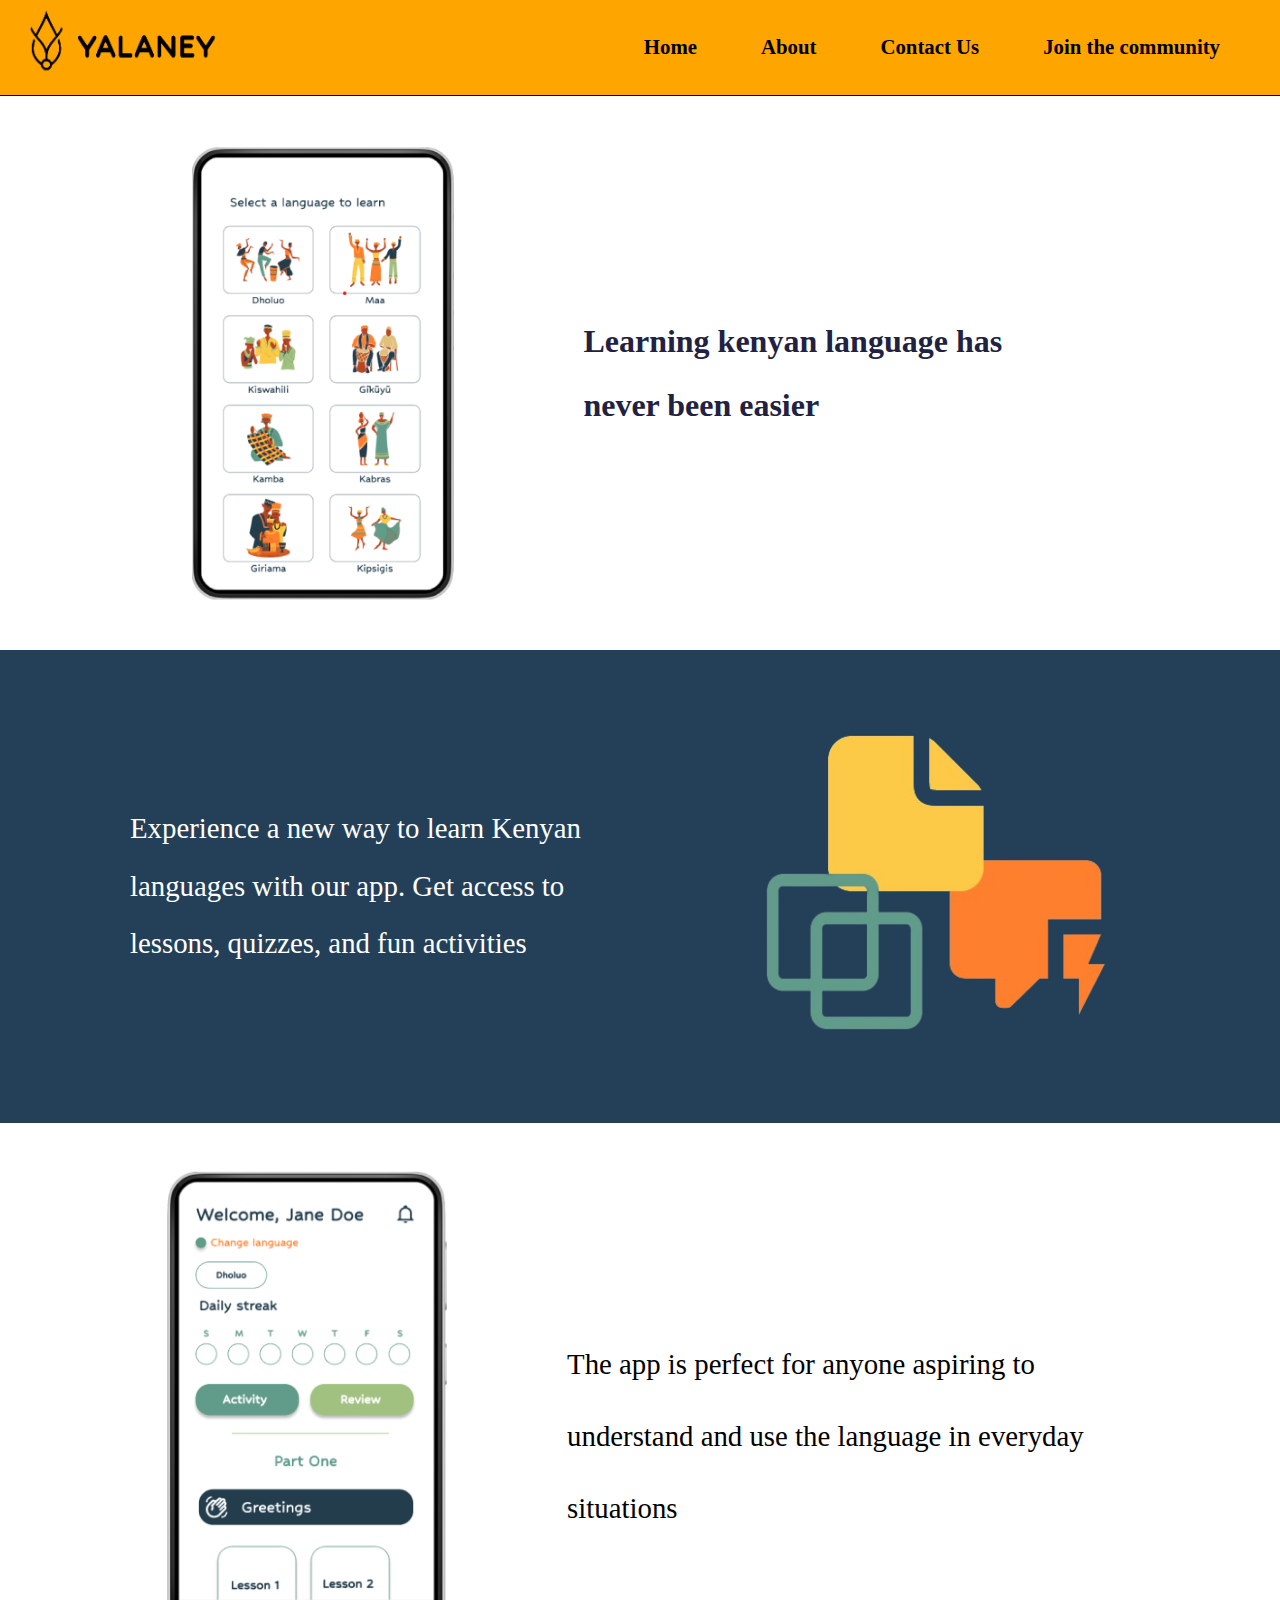
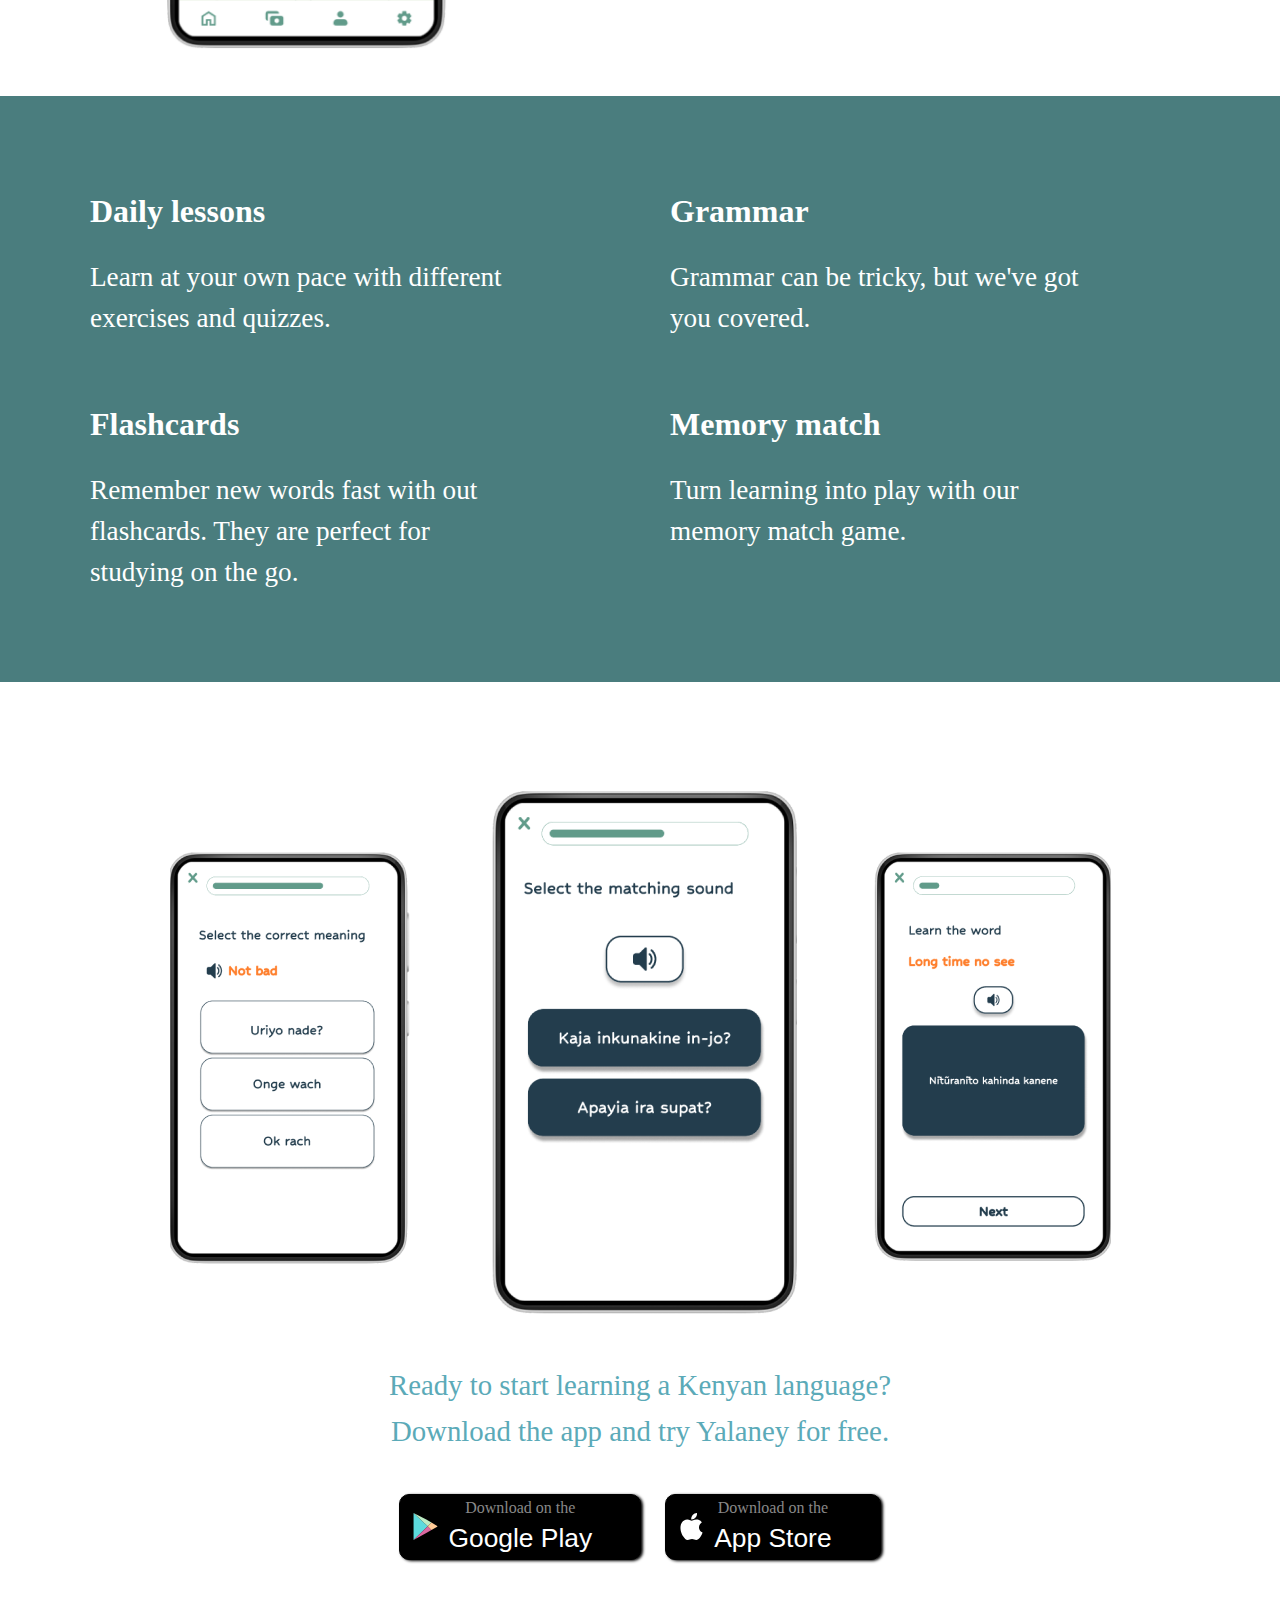
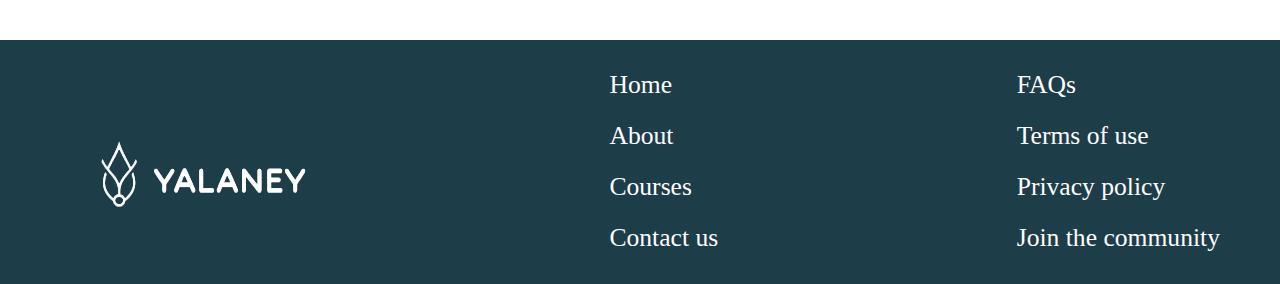
<file: index.html>
<!DOCTYPE html>
<html lang="en">

<head>
    <meta charset="UTF-8">
    <meta name="viewport" content="width=device-width, initial-scale=1.0">
    <title>Yalaney</title>

    <link rel="stylesheet" href="css/style.css">
    <link rel="icon" href="Images/Yalaney_Logo3.png">
    <link rel="apple-touch-icon" sizes="180x180" href="/apple-touch-icon.png">
    <link rel="icon" type="image/png" sizes="32x32" href="/favicon-32x32.png">
    <link rel="icon" type="image/png" sizes="16x16" href="/favicon-16x16.png">
    <link rel="manifest" href="/site.webmanifest">
</head>

<body>

    <header>
        <a href="index.html">
            <img src="Images/Yalaney_Logo.png" alt="Yalaney" width="200px">
        </a>
        <div class="navbar">
            <nav>
                <ul>
                    <li> <a class="ex1" href="index.html">Home</a></li>
                    <li> <a class="ex1" href="about.html">About</a></li>
                    <li> <a class="ex1" href="contact.html">Contact Us</a></li>
                    <li> <a class="ex1" href="signup.html">Join the community</a></li>
                </ul>
            </nav>
        </div>
    </header>

    <section class="hero">
        <div class="container">
            <img src="Images/Yalaney.png" alt="app" width="300px">
            <div class="text">
                <h1>Learning kenyan language has never been easier</h1>
            </div>
        </div>

        <div class="container2">
            <div class="txt">
                <p>Experience a new way to learn Kenyan <br> languages with our app. Get access to <br> lessons,
                    quizzes, and fun activities</p>
            </div>
            <div class="logo">
                <img src="Images/logo.png" alt="logo">
            </div>
        </div>

        <div class="container">
            <img src="Images/app.png" alt="app" width="300px">
            <div class="text2">
                <p>The app is perfect for anyone aspiring to <br> understand and use the language in everyday <br>
                    situations</p>
            </div>
        </div>

        <div class="container3">
            <div class="item">
                <h2>Daily lessons</h2>
                <p>Learn at your own pace with different <br> exercises and quizzes.</p>
            </div>

            <div class="item">
                <h2>Grammar</h2>
                <p>Grammar can be tricky, but we've got <br> you covered.</p>
            </div>

            <div class="item">
                <h2>Flashcards</h2>
                <p>Remember new words fast with out <br> flashcards. They are perfect for <br> studying on the go.</p>
            </div>

            <div class="item">
                <h2>Memory match</h2>
                <p>Turn learning into play with our <br> memory match game.</p>
            </div>
        </div>

        <div class="container4">
            <img src="Images/logos.png" alt="logo">
            <div class="ready">
                <p>Ready to start learning a Kenyan language?<br>Download the app and try Yalaney for free.</p>
            </div>

            <div class="button">
                <!--Google Play Download Button-->
                <a href="#" target="_blank" class="market-btn google-btn" role="button">
                    <span class="market-button-subtitle">Download on the</span>
                    <span class="market-button-title">Google Play</span>
                </a>
                <!--App Store Download Button-->
                <a href="#" target="_blank" class="market-btn apple-btn" role="button">
                    <span class="market-button-subtitle">Download on the</span>
                    <span class="market-button-title">App Store</span>
                </a>
            </div>
        </div>
    </section>

    <footer>
        <div class="footer-content">
            <div class="footer-column">
                <a href="index.html">
                    <img src="Images/Yalaney_Logo2.png" alt="">
                </a>
            </div>

            <div class="footer-column">
                <a href="index.html">Home</a>
                <a href="about.html">About</a>
                <a href="courses.html">Courses</a>
                <a href="contact.html">Contact us</a>
            </div>

            <div class="footer-column">
                <a href="faq.html">FAQs</a>
                <a href="tou.html">Terms of use</a>
                <a href="policy.html">Privacy policy</a>
                <a href="signup.html">Join the community</a>
            </div>
        </div>
    </footer>

</body>

</html>
</file>
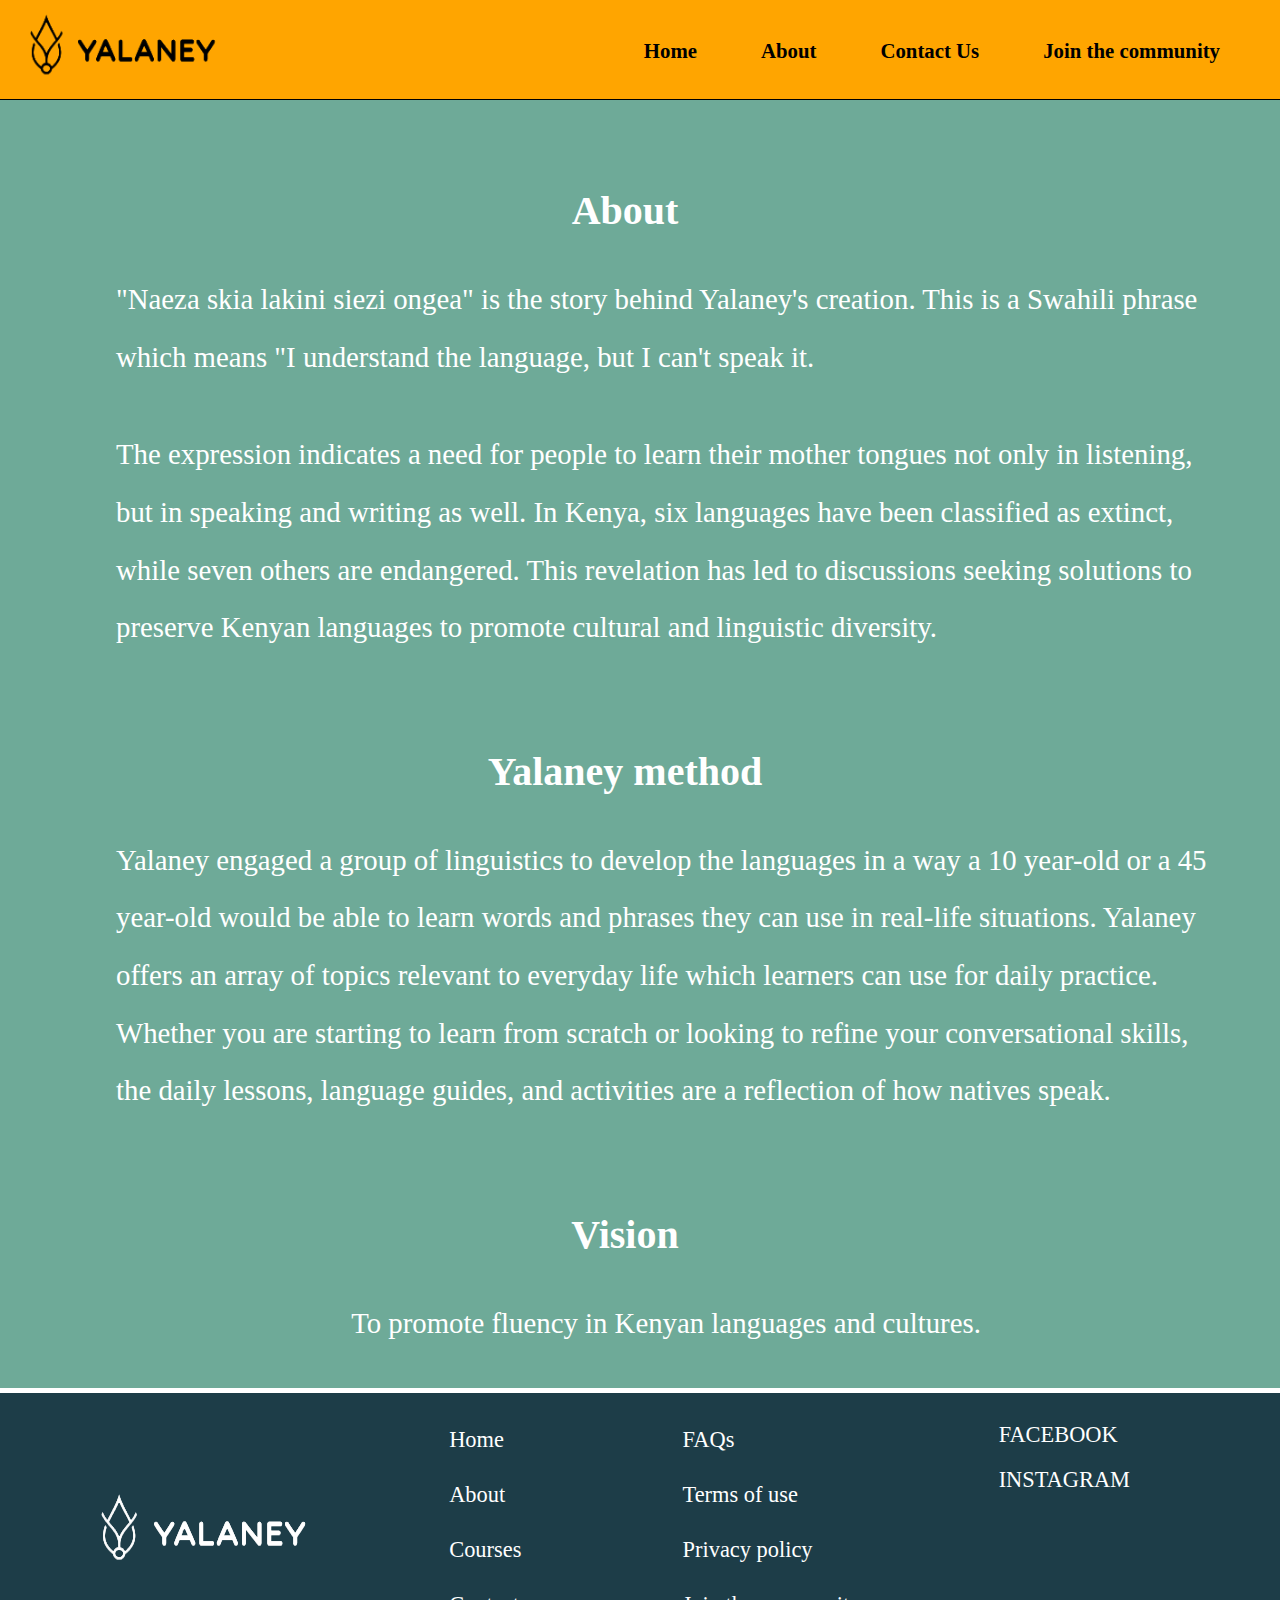
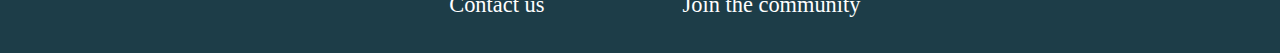
<file: about.html>
<!DOCTYPE html>
<html lang="en">

<head>
    <meta charset="UTF-8">
    <meta name="viewport" content="width=device-width, initial-scale=1.0">
    <title>About</title>

    <link rel="stylesheet" href="css/about.css">
    <link rel="icon" href="Images/Yalaney_Logo3.png">
    <link rel="apple-touch-icon" sizes="180x180" href="/apple-touch-icon.png">
    <link rel="icon" type="image/png" sizes="32x32" href="/favicon-32x32.png">
    <link rel="icon" type="image/png" sizes="16x16" href="/favicon-16x16.png">
    <link rel="manifest" href="/site.webmanifest">
</head>

<header>
    <a href="index.html">
        <img src="Images/Yalaney_Logo.png" alt="Yalaney" width="200px">
    </a>

    <nav>
        <ul>
            <li> <a class="ex1" href="index.html">Home</a></li>
            <li> <a class="ex1" href="about.html">About</a></li>
            <li> <a class="ex1" href="contact.html">Contact Us</a></li>
            <li> <a class="ex1" href="signup.html">Join the community</a></li>
        </ul>
    </nav>
</header>


<body>

    <div class="container">
        <div class="about">
            <h1>About</h1>
            <p>"Naeza skia lakini siezi ongea" is the story behind Yalaney's creation. This is a Swahili phrase which
                means "I understand the language, but I can't speak it.</p>
            <p>The expression indicates a need for people to learn their mother tongues not only in listening, but in
                speaking and writing as well. In Kenya, six languages have been classified as extinct, while seven
                others are endangered. This revelation has led to discussions seeking solutions to preserve Kenyan
                languages to promote cultural and linguistic diversity.</p>

            <h1>Yalaney method</h1>
            <p>Yalaney engaged a group of linguistics to develop the languages in a way a 10 year-old or a 45 year-old
                would be able to learn words and phrases they can use in real-life situations. Yalaney offers an array
                of topics relevant to everyday life which learners can use for daily practice. Whether you are starting
                to learn from scratch or looking to refine your conversational skills, the daily lessons, language
                guides, and activities are a reflection of how natives speak.</p>

            <div class="vision">
                <h1>Vision</h1>
                <p>To promote fluency in Kenyan languages and cultures.</p>
            </div>
        </div>
    </div>

    <footer>
        <div class="footer-content">
            <div class="footer-column">
                <a href="index.html">
                    <img src="Images/Yalaney_Logo2.png" alt="">
                </a>
            </div>

            <div class="footer-column">
                <a href="index.html">Home</a>
                <a href="about.html">About</a>
                <a href="courses.html">Courses</a>
                <a href="contact.html">Contact us</a>
            </div>

            <div class="footer-column">
                <a href="faq.html">FAQs</a>
                <a href="tou.html">Terms of use</a>
                <a href="policy.html">Privacy policy</a>
                <a href="signup.html">Join the community</a>
            </div>

            <div class="footer-column">
                <div class="footer-link">
                    <p><a href="#" target="_blank">FACEBOOK</a></p>
                    <p><a href="#" target="_blank">INSTAGRAM</a></p>
                </div>
            </div>
        </div>
    </footer>

</body>

</html>
</file>
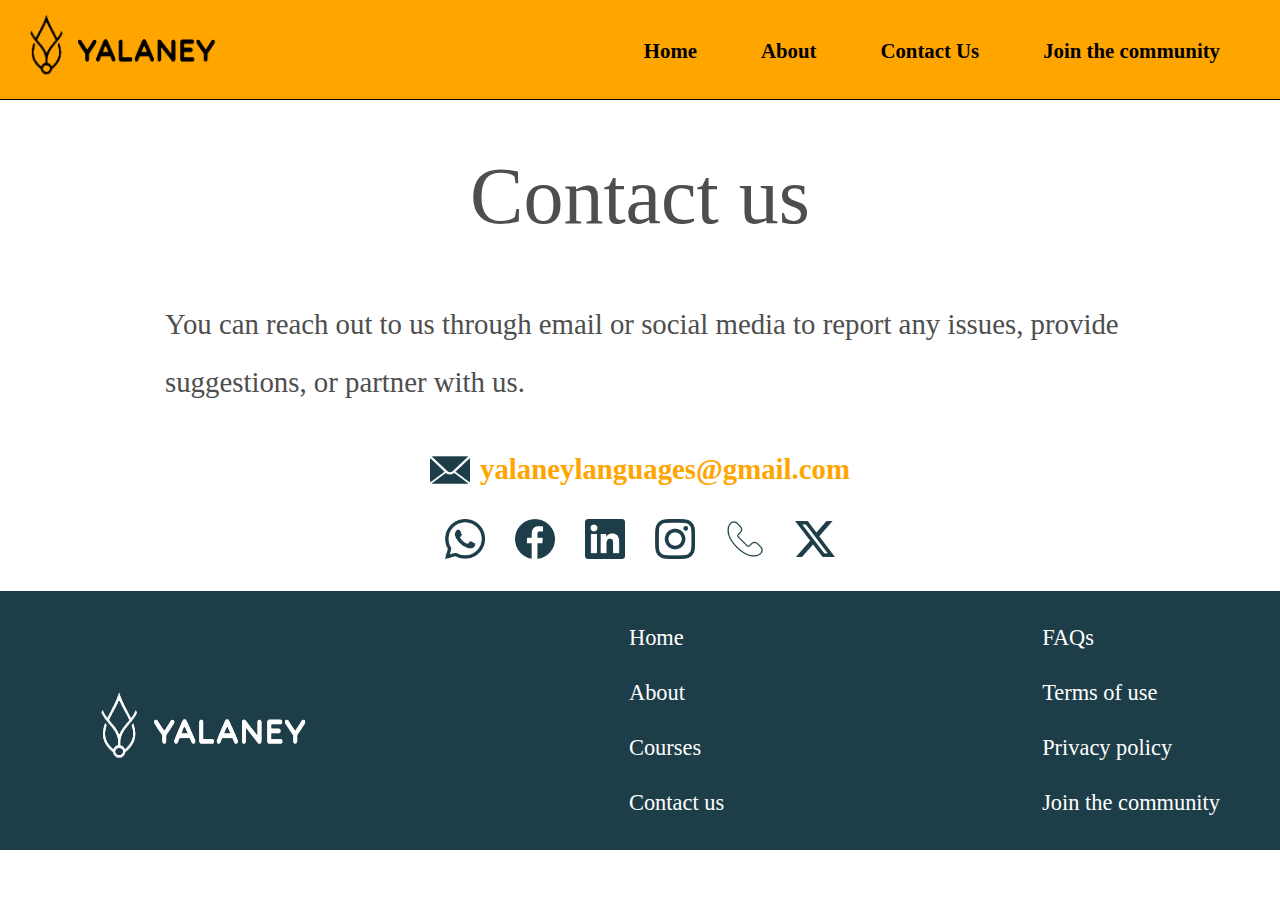
<file: contact.html>
<!DOCTYPE html>
<html lang="en">

<head>
    <meta charset="UTF-8">
    <meta name="viewport" content="width=device-width, initial-scale=1.0">
    <title>Contact</title>

    <link rel="stylesheet" href="css/contact.css">
    <link rel="icon" href="Images/Yalaney_Logo3.png">
    <link rel="apple-touch-icon" sizes="180x180" href="/apple-touch-icon.png">
    <link rel="icon" type="image/png" sizes="32x32" href="/favicon-32x32.png">
    <link rel="icon" type="image/png" sizes="16x16" href="/favicon-16x16.png">
    <link rel="manifest" href="/site.webmanifest">
</head>

<header>
    <a href="index.html">
        <img src="Images/Yalaney_Logo.png" alt="Yalaney" width="200px">
    </a>

    <nav>
        <ul>
            <li> <a class="ex1" href="index.html">Home</a></li>
            <li> <a class="ex1" href="about.html">About</a></li>
            <li> <a class="ex1" href="contact.html">Contact Us</a></li>
            <li> <a class="ex1" href="signup.html">Join the community</a></li>
        </ul>
    </nav>
</header>

<body>

    <div class="container">
        <div class="contact">
            <div class="contactus">
                <h1>Contact us</h1>
                <p>You can reach out to us through email or social media to report any issues, provide suggestions, or
                    partner with us.</p>
            </div>

            <div class="email">
                <img src="Images/email.png" alt="email" width="40px">
                <a href="#">yalaneylanguages@gmail.com</a>
            </div>

            <div class="icon">
                <div class="logo">
                    <a href="#">
                        <img src="Images/whatsapp.png" alt="whatsapp" width="40px">
                    </a>
                </div>
                <div class="logo">
                    <a href="#">
                        <img src="Images/fb.png" alt="facebook" width="40px">
                    </a>
                </div>
                <div class="logo">
                    <a href="#">
                        <img src="Images/linkedIn.png" alt="linkedIn" width="40px">
                    </a>
                </div>
                <div class="logo">
                    <a href="#">
                        <img src="Images/ig.png" alt="instagram" width="40px">
                    </a>
                </div>
                <div class="logo">
                    <a href="phone.html">
                        <img src="Images/phone.png" alt="phone" width="40px">
                    </a>
                </div>
                <div class="logo">
                    <a href="#">
                        <img src="Images/x.png" alt="x" width="40px">
                    </a>
                </div>
            </div>

        </div>
    </div>

    <footer>
        <div class="footer-content">
            <div class="footer-column">
                <a href="index.html">
                    <img src="Images/Yalaney_Logo2.png" alt="">
                </a>
            </div>

            <div class="footer-column">
                <a href="index.html">Home</a>
                <a href="about.html">About</a>
                <a href="courses.html">Courses</a>
                <a href="contact.html">Contact us</a>
            </div>

            <div class="footer-column">
                <a href="faq.html">FAQs</a>
                <a href="tou.html">Terms of use</a>
                <a href="policy.html">Privacy policy</a>
                <a href="community.html">Join the community</a>
            </div>
        </div>
    </footer>
</body>

</html>
</file>
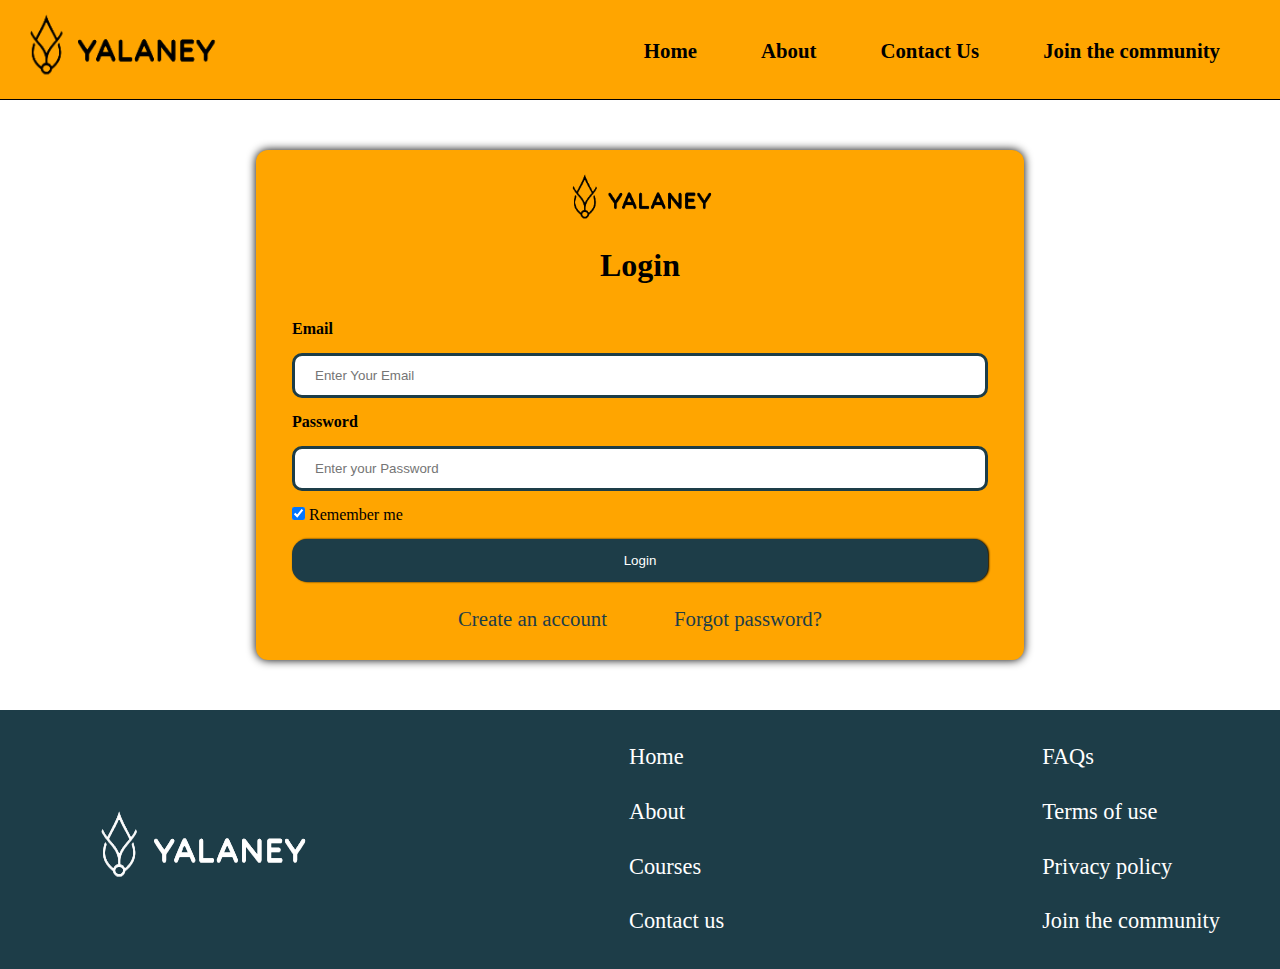
<file: login.html>
<!DOCTYPE html>
<html lang="en">

<head>
    <meta charset="UTF-8">
    <meta name="viewport" content="width=device-width, initial-scale=1.0">
    <title>Login</title>

    <link rel="stylesheet" href="css/community.css">
    <link rel="icon" href="Images/Yalaney_Logo3.png">
    <link rel="apple-touch-icon" sizes="180x180" href="/apple-touch-icon.png">
    <link rel="icon" type="image/png" sizes="32x32" href="/favicon-32x32.png">
    <link rel="icon" type="image/png" sizes="16x16" href="/favicon-16x16.png">
    <link rel="manifest" href="/site.webmanifest">
</head>

<header>
    <a href="index.html">
        <img src="Images/Yalaney_Logo.png" alt="Yalaney" width="200px">
    </a>

    <nav>
        <ul>
            <li> <a class="ex1" href="index.html">Home</a></li>
            <li> <a class="ex1" href="about.html">About</a></li>
            <li> <a class="ex1" href="contact.html">Contact Us</a></li>
            <li> <a class="ex1" href="signup.html">Join the community</a></li>
        </ul>
    </nav>
</header>

<body>

    <div class="container">
        <div class="join">
            <img src="Images/Yalaney_Logo.png" alt="logo" width="150px">
            <h1>Login</h1>
        </div>

        <div class="login">
            <form action="login.php" method="POST">
                <label for="email"><b>Email</b></label>
                <input type="email" placeholder="Enter Your Email" name="email" required>        
                <label for="password"><b>Password</b></label>
                <input type="password" placeholder="Enter your Password" name="password" required>
                <label><input type="checkbox" checked="checked" name="remember"> Remember me</label>
            </form>
            <button type="submit" class="btn">Login</button>
        </div>

        <div class="acc">
            <a href="signup.html" class="ex1">Create an account</a>
            <a href="#" class="ex1">Forgot password?</a>
        </div>
    </div>


    <footer>
        <div class="footer-content">
            <div class="footer-column">
                <a href="index.html">
                    <img src="Images/Yalaney_Logo2.png" alt="">
                </a>
            </div>

            <div class="footer-column">
                <a href="index.html">Home</a>
                <a href="about.html">About</a>
                <a href="courses.html">Courses</a>
                <a href="contact.html">Contact us</a>
            </div>

            <div class="footer-column">
                <a href="faq.html">FAQs</a>
                <a href="tou.html">Terms of use</a>
                <a href="policy.html">Privacy policy</a>
                <a href="signup.html">Join the community</a>
            </div>
        </div>
    </footer>
</body>

</html>
</file>
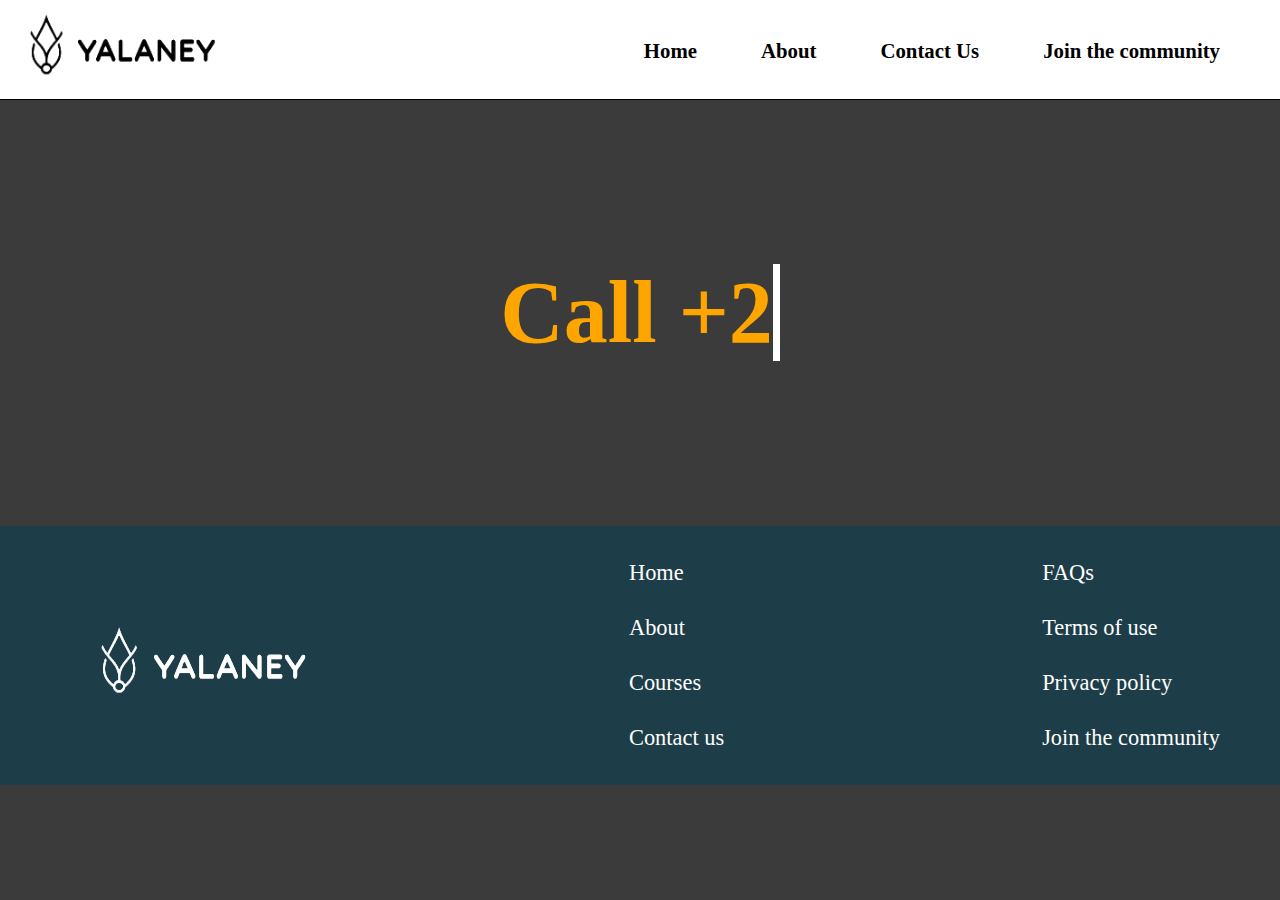
<file: phone.html>
<!DOCTYPE html>
<html lang="en">

<head>
    <meta charset="UTF-8">
    <meta name="viewport" content="width=device-width, initial-scale=1.0">
    <title>Phone</title>

    <link rel="stylesheet" href="css\phone.css">
    <link rel="icon" href="Images/Yalaney_Logo3.png">
    <link rel="apple-touch-icon" sizes="180x180" href="/apple-touch-icon.png">
    <link rel="icon" type="image/png" sizes="32x32" href="/favicon-32x32.png">
    <link rel="icon" type="image/png" sizes="16x16" href="/favicon-16x16.png">
    <link rel="manifest" href="/site.webmanifest">
</head>

<header>
    <a href="index.html">
        <img src="Images/Yalaney_Logo.png" alt="Yalaney" width="200px">
    </a>

    <nav>
        <ul>
            <li> <a class="ex1" href="index.html">Home</a></li>
            <li> <a class="ex1" href="about.html">About</a></li>
            <li> <a class="ex1" href="contact.html">Contact Us</a></li>
            <li> <a class="ex1" href="signup.html">Join the community</a></li>
        </ul>
    </nav>
</header>

<body>
    <div class="typewriter">
        <h1>
            <a href="" class="typewrite" data-period="2000" data-type='["Call +2547 2003 0771"]'>
              <span class="wrap"></span>
            </a>
          </h1>
          <script src="phone.js"></script>
    </div>

    <footer>
        <div class="footer-content">
            <div class="footer-column">
                <a href="index.html">
                    <img src="Images/Yalaney_Logo2.png" alt="">
                </a>
            </div>

            <div class="footer-column">
                <a href="index.html">Home</a>
                <a href="about.html">About</a>
                <a href="courses.html">Courses</a>
                <a href="contact.html">Contact us</a>
            </div>

            <div class="footer-column">
                <a href="faq.html">FAQs</a>
                <a href="tou.html">Terms of use</a>
                <a href="policy.html">Privacy policy</a>
                <a href="signup.html">Join the community</a>
            </div>
        </div>
    </footer>
</body>
</html>
</file>
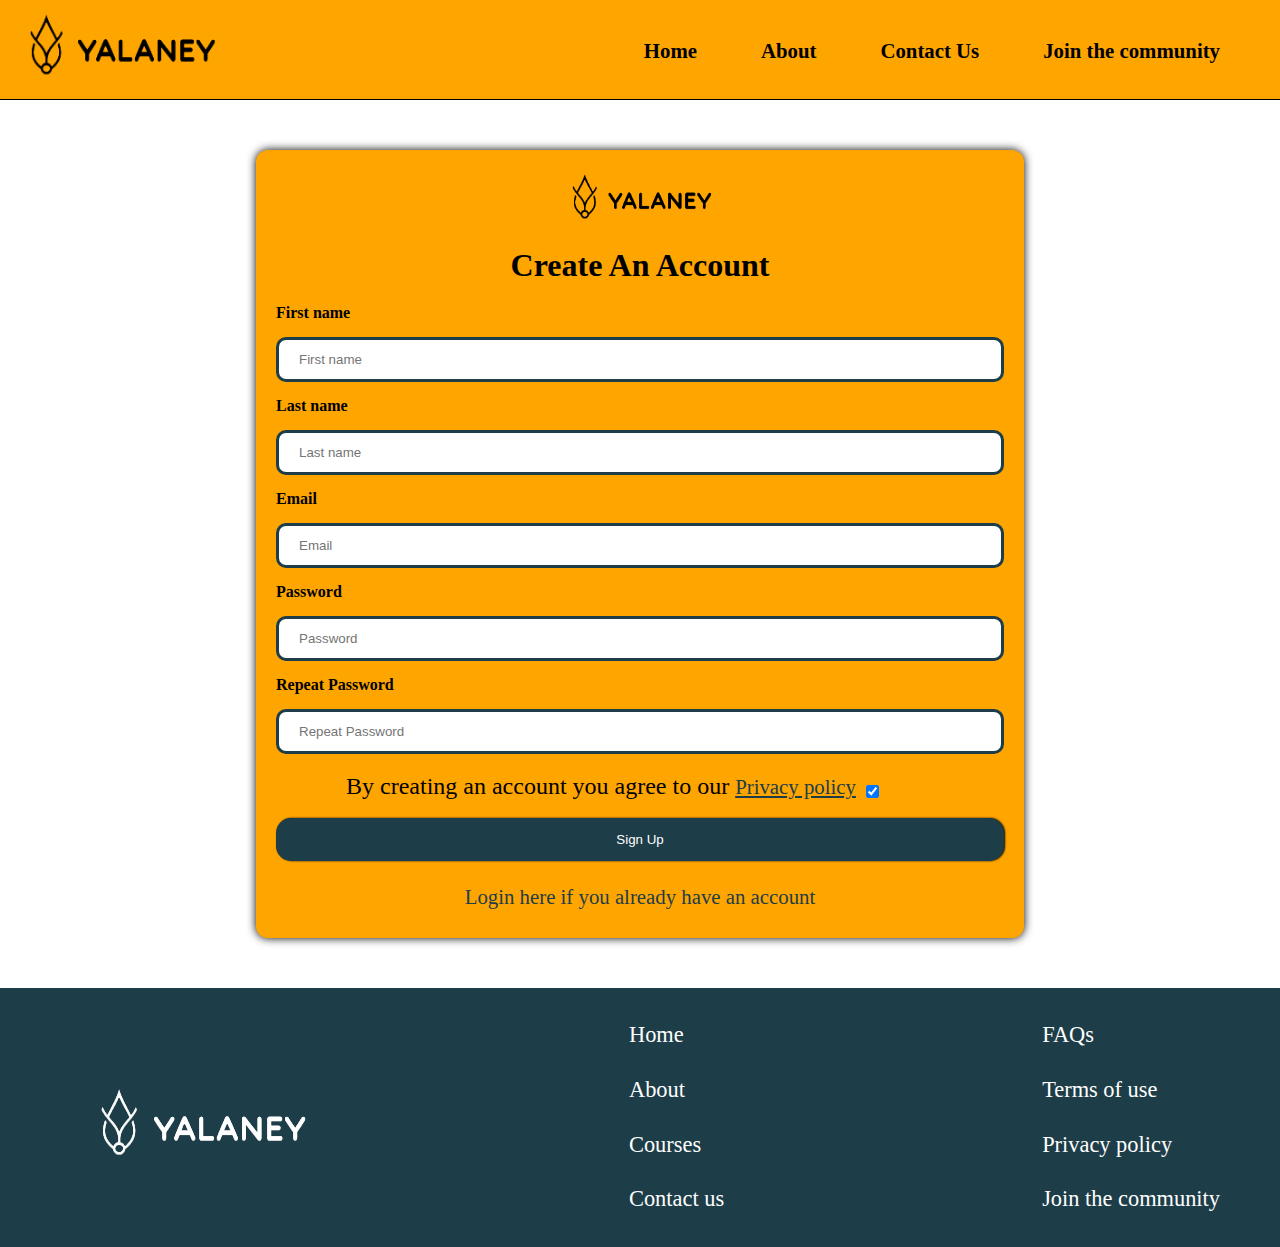
<file: signup.html>
<!DOCTYPE html>
<html lang="en">

<head>
    <meta charset="UTF-8">
    <meta name="viewport" content="width=device-width, initial-scale=1.0">
    <title>Create Account</title>

    <link rel="stylesheet" href="css/community.css">
    <link rel="icon" href="Images/Yalaney_Logo3.png">
    <link rel="apple-touch-icon" sizes="180x180" href="/apple-touch-icon.png">
    <link rel="icon" type="image/png" sizes="32x32" href="/favicon-32x32.png">
    <link rel="icon" type="image/png" sizes="16x16" href="/favicon-16x16.png">
    <link rel="manifest" href="/site.webmanifest">
</head>

<header>
    <a href="index.html">
        <img src="Images/Yalaney_Logo.png" alt="Yalaney" width="200px">
    </a>

    <nav>
        <ul>
            <li> <a class="ex1" href="index.html">Home</a></li>
            <li> <a class="ex1" href="about.html">About</a></li>
            <li> <a class="ex1" href="contact.html">Contact Us</a></li>
            <li> <a class="ex1" href="signup.html">Join the community</a></li>
        </ul>
    </nav>
</header>

<body>

    <div class="container">
        <div class="join">
            <img src="Images/Yalaney_Logo.png" alt="logo" width="150px">
            <h1>Create An Account</h1>
        </div>

        <div class="signup">
            <form action="register.php" method="POST">
                <label for="fName"><b>First name</b></label>
                <input type="text" placeholder="First name" name="fName" required>
                <label for="lName"><b>Last name</b></label>
                <input type="text" placeholder="Last name" name="lName" required>
                <label for="email"><b>Email</b></label>
                <input type="email" placeholder="Email" name="email" required>
                <label for="password"><b>Password</b></label>
                <input type="password" placeholder="Password" name="password" required>
                <label for="psw-repeat"><b>Repeat Password</b></label>
                <input type="password" placeholder="Repeat Password" name="psw-repeat">

                <div class="privacypolicy">
                    <p>By creating an account you agree to our <a href="policy.html" style="color:#1d3d48">Privacy
                            policy</a></p>
                    <label><input type="checkbox" checked="checked" name="remember"></label>
                </div>

            </form>
            <button type="submit" class="btn">Sign Up</button>
        </div>
        <div class="login-2">
            <a href="login.html" class="ex1">Login here if you already have an account</a>
        </div>
    </div>


    <footer>
        <div class="footer-content">
            <div class="footer-column">
                <a href="index.html">
                    <img src="Images/Yalaney_Logo2.png" alt="">
                </a>
            </div>

            <div class="footer-column">
                <a href="index.html">Home</a>
                <a href="about.html">About</a>
                <a href="courses.html">Courses</a>
                <a href="contact.html">Contact us</a>
            </div>

            <div class="footer-column">
                <a href="faq.html">FAQs</a>
                <a href="tou.html">Terms of use</a>
                <a href="policy.html">Privacy policy</a>
                <a href="community.html">Join the community</a>
            </div>
        </div>
    </footer>
</body>

</html>
</file>
<file: css/style.css>
* {
    margin: 0;
    padding: 0;
    box-sizing: border-box;
}

body {
    font-family: cursive;
    background-color: white;
    line-height: 1.6;
    width: 100%;
}

header {
    display: flex;
    justify-content: space-between;
    align-items: baseline;
    background-color: orange;
    border-bottom: 1px solid black;
}

header img {
    margin-left: 20px;
    margin-bottom: 20px;
    vertical-align: middle;
}

.navbar nav ul {
    margin-top: 30px;
}

.navbar nav ul li {
    display: inline-block;
}

.navbar nav ul li a {
    text-decoration: none;
    font-weight: bold;
    color: black;
    margin-right: 60px;
    font-size: 1.3em;
    transition: 0.3s ease, background-color 0.3s ease;
}

.navbar nav ul li a:hover,
a.ex1:active {
    font-size: 150%;
}

.container {
    padding: 1rem;
    display: flex;
    line-height: 2;
    flex-direction: row;
    align-items: center;
    justify-content: center;
    background-color: white;
    margin: 30px;
}

.container img {
    padding-right: 40px;
    width: 27%;
}

.text {
    width: 50%;
}

.container h1 {
    font-size: 2em;
    padding-right: 30px;
    color: rgb(33, 33, 66);
    margin-left: 80px;
}

.container p {
    font-size: 1.8em;
    margin-top: 55px;
    margin-left: 80px;
    padding-right: 30px;
    color: rgb(91, 170, 184);
}

.btn {
    display: flex;
    gap: 20px;
    margin: 10px;
    margin-left: 80px;
}

.container2 {
    display: flex;
    justify-content: space-between;
    align-items: center;
    width: 100%;
    background-color: #244058;
    padding: 5rem;

}

.txt {
    color: white;
    font-size: 1.8rem;
    line-height: 2;
    width: 60%;
    margin-left: 50px;
}

.logo img {
    margin-right: 90px;
    width: 350px;
    height: auto;
}

.text2 p {
    color: black;
    justify-content: center;
    line-height: 2.5;
}

.container3 {
    display: grid;
    grid-template-columns: 1fr 1fr;
    gap: 20px;
    padding: 70px;
    background-color: #4A7D7E;
    color: white;
}

.item {
    padding: 20px;
}

.item h2 {
    font-size: 2em;
    margin-bottom: 20px;
}

.item p {
    font-size: 1.7em;
    line-height: 1.5;
}

.container4 {
    display: block;
    padding: 70px;
    justify-content: center;
    text-align: center;
    width: 100%;
}

.container4 p {
    color: rgb(91, 170, 184);
    font-size: 1.8em;
    margin-bottom: 30px;
}

.container4 img {
    margin: 20px;
}

.footer {
    display: flex;
    justify-content: center;
    align-items: center;
}

.footer-content {
    background-color: #1D3D48;
    display: flex;
    justify-content: space-between;
    width: 100%;
    padding: 20px;
}

.footer-column {
    display: flex;
    flex-direction: column;
}

.footer-column img {
    color: white;
    justify-content: center;
    margin-top: 70px;
    margin-left: 30px;
}

.footer-column a {
    font-size: 1.6rem;
    color: rgb(255, 255, 255);
    text-decoration: none;
    margin: 5px 40px;
    transition: 0.3s ease, background-color 0.3s ease;
}

.footer-link p {
    margin-right: 90px;
}

.footer-column a:hover {
    font-size: 180%;
}








.market-btn {
    display: inline-block;
    box-shadow: 2px 1px 3px rgb(0, 0, 0);
    padding: 0 3rem;
    margin-top: 35px;
    margin: 10px;
    -webkit-transition: border-color 0.25s ease-in-out, background-color 0.25s ease-in-out;
    transition: border-color 0.25s ease-in-out, background-color 0.25s ease-in-out;
    transition: .2s ease-in-out 0s;
    border: 1px solid #000000;
    background-position: center left 0.75rem;
    background-color: #000000;
    background-size: 1.7rem 1.7rem;
    background-repeat: no-repeat;
    text-decoration: none;
    border-radius: 10px;
}

.market-btn .market-button-title {
    display: block;
    color: #ffffff;
    font-size: 1.65rem;
    font-family: 'Gill Sans', 'Gill Sans MT', Calibri, 'Trebuchet MS', sans-serif;
    transition: 0.3s ease, background-color 0.3s ease;
}

.market-btn .market-button-subtitle {
    display: block;
    margin-bottom: -0.25rem;
    color: #888;
    font-size: 1rem;
}

.market-btn:hover {
    transform: scale(0.9);
    text-decoration: none;
}

.apple-btn {
    background-image: url([data-uri]);
}

.google-btn {
    background-image: url([data-uri]);
}

.market-btn-light {
    border-color: rgba(255, 255, 255, 0.14);
    background-color: rgba(0, 0, 0, 0);
}

.market-btn-light .market-button-title {
    color: #fff;
}

.market-btn-light .market-button-subtitle {
    color: rgba(255, 255, 255, 0.6);
}

.market-btn-light:hover {
    background-color: rgba(255, 255, 255, 0.06);
}

.market-btn-light.apple-btn {
    background-image: url([data-uri]);
}

@media (max-width: 6px) {
    .container {
        width: 1%;
        padding: 1px;
    }

    .content {
        font-size: 1px;
    }
}

@media (min-width: 601px) and (max-width: 1024px) {
    .container {
        width: 90%;
        padding: 20px;
    }

    .content {
        font-size: 16px;
    }
}
</file>
<file: css/about.css>
* {
    margin: 0;
    padding: 0;
    box-sizing: border-box;
}

body {
    font-family: cursive;
    background-color: white;
    line-height: 2;
    height: auto;
    width: auto;
}

header {
    display: flex;
    justify-content: space-between;
    align-items: baseline;
    background-color: orange;
    border-bottom: 1px solid black;
}

header img{
    height: auto;
    margin-left: 20px;
    margin-bottom: 20px;
    vertical-align: middle;
}

nav ul {
    margin-top: 30px;
}

nav ul li {
    display: inline-block;
}

nav ul li a {
    text-decoration: none;
    font-weight: bold;
    color: black;
    margin-right: 60px;
    font-size: 1.3em;
    transition: 0.3s ease, background-color 0.3s ease;
}

nav ul li a:hover, a.ex1:active{
    font-size: 150%;
}

.container{
    width: 100%;
    padding: 1rem;
    justify-content: center;
    background-color: rgb(110, 170, 152);
    border-bottom: 5px solid white;
}

.container h1{
    text-align: center;
    font-size: 2.5em;
    padding-right: 30px;
    color: white;
    margin-top: 55px;
}

.container p{
    text-align: start;
    padding: 20px;
    max-width: 1150px;
    font-size: 1.8em;
    margin-left: 80px;
    padding-right: 30px;
    color: white;
}

.container .vision h1{
    text-align: center;
}

.container .vision p{
    text-align: center;
}

.footer {
    display: flex;
    justify-content: center;
    align-items: center;
}

.footer-content {
    background-color: #1D3D48;
    display: flex;
    justify-content: space-between;
    width: 100%;
    padding: 20px;
}

.footer-column {
    display: flex;
    flex-direction: column;
}

.footer-column img {
    color: white;
    justify-content: center;
    margin-top: 70px;
    margin-left: 30px;
}

.footer-column a {
    font-size: 1.4rem;
    color: rgb(255, 255, 255);
    text-decoration: none;
    margin: 5px 40px;
    transition: 0.3s ease, background-color 0.3s ease;
}

.footer-link p{
    margin-right: 90px;
}

.footer-column a:hover {
    font-size: 180%;
}

@media (max-width: 600px) {
    .container {
        width: 100%;
        padding: 10px;
    }

    .content {
        font-size: 14px;
    }
}

@media (min-width: 601px) and (max-width: 1024px) {
    .container {
        width: 90%;
        padding: 20px;
    }

    .content {
        font-size: 16px;
    }
}
</file>
<file: css/contact.css>
* {
    margin: 0;
    padding: 0;
    box-sizing: border-box;
}

body {
    font-family: cursive;
    background-color: white;
    line-height: 2;
}

header {
    display: flex;
    justify-content: space-between;
    align-items: baseline;
    background-color: orange;
    border-bottom: 1px solid black;
}

header img {
    margin-left: 20px;
    margin-bottom: 20px;
    vertical-align: middle;
}

nav ul {
    margin-top: 30px;
}

nav ul li {
    display: inline-block;
}

nav ul li a {
    text-decoration: none;
    font-weight: bold;
    color: black;
    margin-right: 60px;
    font-size: 1.3em;
    transition: 0.3s ease, background-color 0.3s ease;
}

nav ul li a:hover, a.ex1:active {
    font-size: 150%;
}

.container {
    padding: 1rem;
    justify-content: center;
    background-color: white;
    border-bottom: 5px solid white;
}

.container h1 {
    text-align: center;
    font-size: 5rem;
    font-weight: lighter;
    color: rgb(78, 78, 78);
}

.container p {
    color: rgb(78, 78, 78);
    font-size: 1.8rem;
    padding-left: 100px;
    max-width: 1150px;
    margin-top: 20px;
    margin-left: auto;
    margin-right: auto;
}

.email{
    display: flex;
    justify-content: center;
    margin-top: 30px;
    font-size: 1.8rem;
    align-self: center;
}

.email img{
    align-self: center;
}

.email a {
    text-decoration: none;
    color: orange;
    font-weight: bold;
    margin-left: 10px;
    align-self: center;
    transition: 0.3s ease;
}

.email a:hover{
    text-decoration: underline;
    font-size: 110%;
}

.icon {
    display: flex;
    justify-content: center;
    margin-top: 20px;
    gap: 30px;
}

.icon .logo {
    transition: 0.3s ease, background-color 0.3s ease;
}

@keyframes crescendo {
    0% {
        transform: scale(.8);
    }

    100% {
        transform: scale(.9);
    }
}

.icon .logo:hover {
    scale: 130%;
}

.footer {
    display: flex;
    justify-content: center;
    align-items: center;
}

.footer-content {
    background-color: #1D3D48;
    display: flex;
    justify-content: space-between;
    width: 100%;
    padding: 20px;
}

.footer-column {
    display: flex;
    flex-direction: column;
}

.footer-column img {
    color: white;
    justify-content: center;
    margin-top: 70px;
    margin-left: 30px;
}

.footer-column a {
    font-size: 1.4rem;
    color: rgb(255, 255, 255);
    text-decoration: none;
    margin: 5px 40px;
    transition: 0.3s ease, background-color 0.3s ease;
}

.footer-link p {
    margin-right: 90px;
}

.footer-column a:hover {
    font-size: 180%;
}

@media (max-width: 600px) {
    .container {
        width: 100%;
        padding: 10px;
    }

    .content {
        font-size: 14px;
    }
}

@media (min-width: 601px) and (max-width: 1024px) {
    .container {
        width: 90%;
        padding: 20px;
    }

    .content {
        font-size: 16px;
    }
}
</file>
<file: css/community.css>
* {
    margin: 0;
    padding: 0;
    box-sizing: border-box;
}

body {
    font-family: cursive;
    background-color: white;
    line-height: 2;
}

header {
    display: flex;
    justify-content: space-between;
    align-items: baseline;
    background-color: orange;
    border-bottom: 1px solid black;
}

header img {
    margin-left: 20px;
    margin-bottom: 20px;
    vertical-align: middle;
}

nav ul {
    margin-top: 30px;
}

nav ul li {
    display: inline-block;
}

nav ul li a {
    text-decoration: none;
    font-weight: bold;
    color: black;
    margin-right: 60px;
    font-size: 1.3em;
    transition: 0.3s ease, background-color 0.3s ease;
}

nav ul li a:hover,
a.ex1:active {
    font-size: 150%;
}

.container{
    box-shadow: 0 0 10px black;
    width: 60%;
    background-color: orange;
    border-radius: 12px;
    margin: 50px 50px;
    margin-left: auto;
    margin-right: auto;
    padding: 20px;
}

.container h1{
    font-size: 2rem;
    color: black;
    text-align: center;
}

.container p {
    font-size: 1.8rem;
    color: black;
    text-align: center;
}

.container img {
    text-align: center;
}

.join{
    text-align: center;
}

.signup form p{
    font-size: 1.5rem;
}

.signup form a{
    text-decoration: underline;
}

.signup a{
    text-decoration: none;
    color: #1D3D48;
    font-size: 1.3rem;
    transition: 0.3s ease, background-color 0.3s ease;
}

.signup a:hover{
    text-decoration: underline;
    font-size: 100%;
}

@keyframes crescendo {
    0% {
        transform: scale(.8);
    }

    100% {
        transform: scale(1);
    }
}

input[type=email],
input[type=password],
input[type=text] 
{
    width: 100%;
    padding: 12px 20px;
    margin: 8px 0;
    display: inline-block;
    border: 3px solid #1D3D48;
    box-sizing: border-box;
    border-radius: 10px;
}

.btn {
    background-color: #1d3d48;
    color: white;
    padding: 14px 50px;
    border: none;
    cursor: pointer;
    margin-top: 8px;
    width: 100%;
    border-radius: 15px;
    box-shadow: 1px 0px 2px black;
    transition: 0.3s ease, background-color 0.3s ease;
}

.btn:hover {
    background-color: #171e20;
}

.login {
    padding: 16px;
}

.login a{
    display: block;
    text-decoration: none;
    color: #1d3d48;
    text-shadow: 0 0 1.6px black;
    transition: 0.3s ease, background-color 0.3s ease;
    font-size: 1.3rem;  
}

.login a:hover, a.ex1:active{
    font-size: 150%;
}

.acc{
    display: flex;
    text-align: center;
    margin-left: auto;
    margin-right: auto;
    justify-content: space-between;
    width: 50%;
}

.acc a{
    display: block;
    font-size: 1.3rem;
    text-decoration: none;
    color: #1D3D48;
    transition: 0.3s ease, background-color 0.3s ease;
}

.acc a:hover{
    text-decoration: underline;
    font-size: 150%;
}

.login-2{
    margin-left: auto;
    margin-right: auto;
    text-align: center;
    margin-top: 15px;
    width: 60%;
}

.login-2 a{
    text-decoration: none;
    color: #1D3D48;
    font-size: 1.3rem;
    transition: 0.3s ease, background-color 0.3s ease;
}

.login-2 a:hover{
    text-decoration: underline;
    font-size: 140%;
}

.privacypolicy{
    display: flex;
    text-align: center;
    margin-left: 70px;
}

.privacypolicy label{
    justify-content: center;
    margin-top: 14.5px;
    margin-left: 10px;
}

.footer {
    display: flex;
    justify-content: center;
    align-items: center;
}

.footer-content {
    background-color: #1D3D48;
    display: flex;
    justify-content: space-between;
    width: 100%;
    padding: 20px;
}

.footer-column {
    display: flex;
    flex-direction: column;
}

.footer-column img {
    color: white;
    justify-content: center;
    margin-top: 70px;
    margin-left: 30px;
}

.footer-column a {
    font-size: 1.4rem;
    color: rgb(255, 255, 255);
    text-decoration: none;
    margin: 5px 40px;
    transition: 0.3s ease, background-color 0.3s ease;
}

.footer-link p {
    margin-right: 90px;
}

.footer-column a:hover {
    font-size: 180%;
}

@media (max-width: 600px) {
    .container {
        width: 100%;
        padding: 10px;
    }

    .content {
        font-size: 14px;
    }
}

@media (min-width: 601px) and (max-width: 1024px) {
    .container {
        width: 90%;
        padding: 20px;
    }

    .content {
        font-size: 16px;
    }
}
</file>
